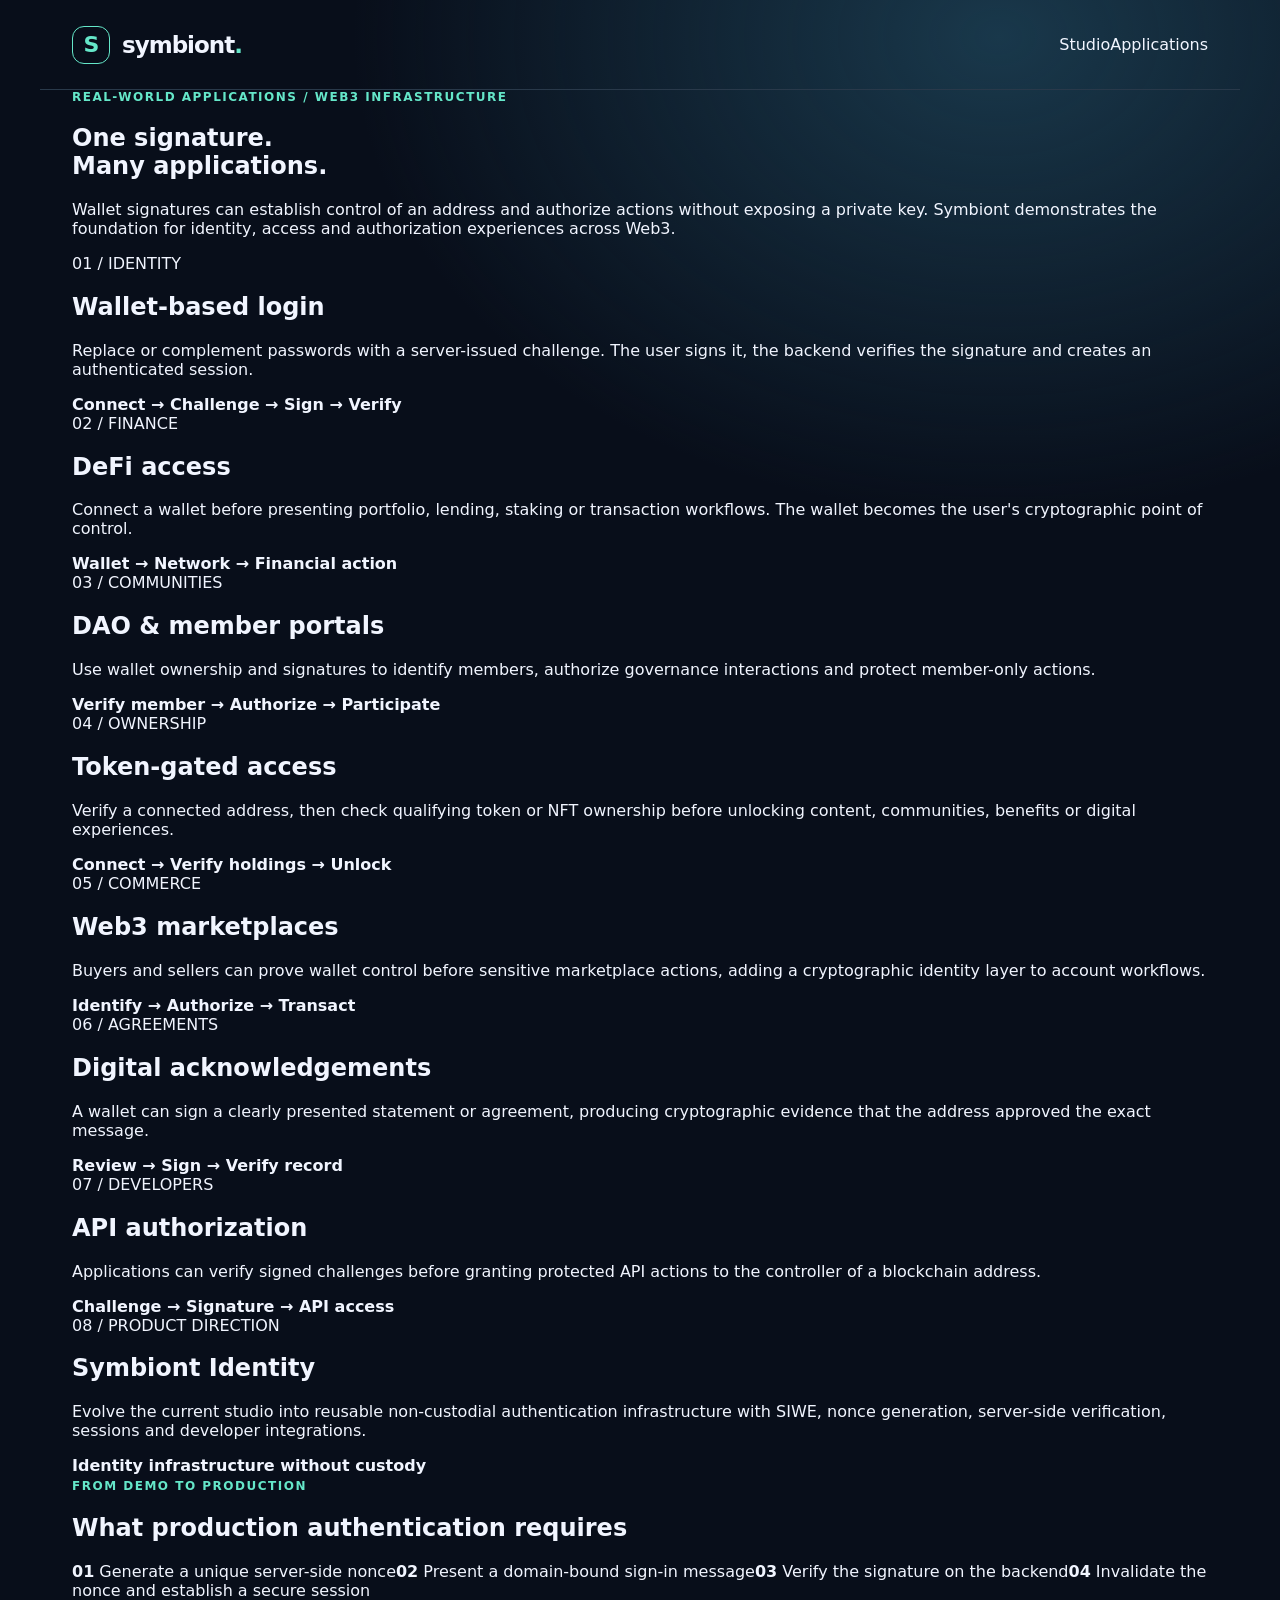
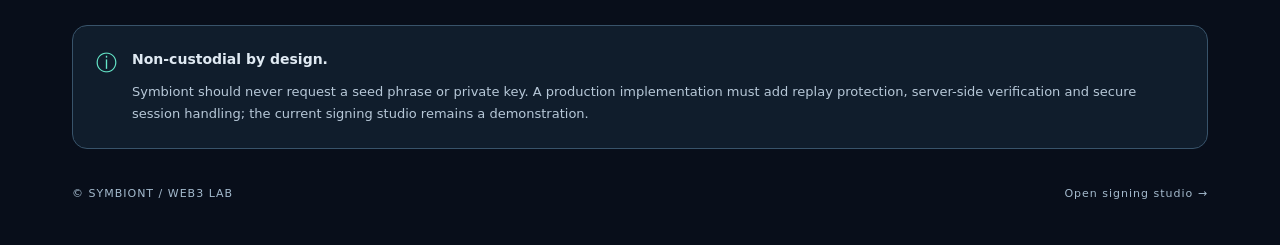
<file: applications.html>
<!doctype html>
<html lang="en">
<head>
<meta charset="UTF-8"/><meta name="viewport" content="width=device-width,initial-scale=1.0"/>
<meta name="theme-color" content="#080e1a"/>
<title>Technology Applications | Symbiont</title>
<meta name="description" content="Explore practical applications for wallet-based identity and cryptographic authorization with Symbiont."/>
<link rel="stylesheet" href="/src/index.css"/><link rel="stylesheet" href="/src/App.css"/>
</head>
<body><div id="root"><div class="site">
<header class="topbar shell"><a class="brand" href="/"><span class="brand-icon">S</span><span>symbiont<span class="brand-accent">.</span></span></a><nav class="desktop-nav"><a href="/">Studio</a><a class="active" href="/applications.html">Applications</a></nav></header>
<main class="shell applications-page">
<section class="applications-hero"><div class="eyebrow">REAL-WORLD APPLICATIONS / WEB3 INFRASTRUCTURE</div><h1>One signature.<br/><span>Many applications.</span></h1><p>Wallet signatures can establish control of an address and authorize actions without exposing a private key. Symbiont demonstrates the foundation for identity, access and authorization experiences across Web3.</p></section>
<section class="use-grid" aria-label="Technology applications">
<article class="use-card"><span>01 / IDENTITY</span><h2>Wallet-based login</h2><p>Replace or complement passwords with a server-issued challenge. The user signs it, the backend verifies the signature and creates an authenticated session.</p><strong>Connect → Challenge → Sign → Verify</strong></article>
<article class="use-card"><span>02 / FINANCE</span><h2>DeFi access</h2><p>Connect a wallet before presenting portfolio, lending, staking or transaction workflows. The wallet becomes the user's cryptographic point of control.</p><strong>Wallet → Network → Financial action</strong></article>
<article class="use-card"><span>03 / COMMUNITIES</span><h2>DAO & member portals</h2><p>Use wallet ownership and signatures to identify members, authorize governance interactions and protect member-only actions.</p><strong>Verify member → Authorize → Participate</strong></article>
<article class="use-card"><span>04 / OWNERSHIP</span><h2>Token-gated access</h2><p>Verify a connected address, then check qualifying token or NFT ownership before unlocking content, communities, benefits or digital experiences.</p><strong>Connect → Verify holdings → Unlock</strong></article>
<article class="use-card"><span>05 / COMMERCE</span><h2>Web3 marketplaces</h2><p>Buyers and sellers can prove wallet control before sensitive marketplace actions, adding a cryptographic identity layer to account workflows.</p><strong>Identify → Authorize → Transact</strong></article>
<article class="use-card"><span>06 / AGREEMENTS</span><h2>Digital acknowledgements</h2><p>A wallet can sign a clearly presented statement or agreement, producing cryptographic evidence that the address approved the exact message.</p><strong>Review → Sign → Verify record</strong></article>
<article class="use-card"><span>07 / DEVELOPERS</span><h2>API authorization</h2><p>Applications can verify signed challenges before granting protected API actions to the controller of a blockchain address.</p><strong>Challenge → Signature → API access</strong></article>
<article class="use-card featured"><span>08 / PRODUCT DIRECTION</span><h2>Symbiont Identity</h2><p>Evolve the current studio into reusable non-custodial authentication infrastructure with SIWE, nonce generation, server-side verification, sessions and developer integrations.</p><strong>Identity infrastructure without custody</strong></article>
</section>
<section class="production-path"><div><span class="step">FROM DEMO TO PRODUCTION</span><h2>What production authentication requires</h2></div><div class="path-steps"><span><b>01</b> Generate a unique server-side nonce</span><span><b>02</b> Present a domain-bound sign-in message</span><span><b>03</b> Verify the signature on the backend</span><span><b>04</b> Invalidate the nonce and establish a secure session</span></div></section>
<aside class="notice"><span class="notice-icon">ⓘ</span><div><strong>Non-custodial by design.</strong><p>Symbiont should never request a seed phrase or private key. A production implementation must add replay protection, server-side verification and secure session handling; the current signing studio remains a demonstration.</p></div></aside>
</main>
<footer class="shell"><span>© SYMBIONT / WEB3 LAB</span><a href="/">Open signing studio →</a></footer>
</div></div></body></html>
</file>
<file: src/index.css>
:root{font-family:Inter,ui-sans-serif,system-ui,-apple-system,BlinkMacSystemFont,"Segoe UI",sans-serif;color:#f1f5ff;background:#080e1a;font-synthesis:none;text-rendering:optimizeLegibility;-webkit-font-smoothing:antialiased}*{box-sizing:border-box}body{margin:0;min-width:320px}button{font:inherit;cursor:pointer}button:focus-visible,a:focus-visible{outline:3px solid #76e9cb;outline-offset:4px}button:disabled{cursor:not-allowed;opacity:.48}a{color:inherit;text-decoration:none}
</file>
<file: src/App.css>
:root{--canvas:#080e1a;--surface:#121e2e;--raised:#172638;--inset:#0a1421;--mint:#65e7c9;--mint-hover:#a0f2dd;--text:#f1f5ff;--muted:#a8b8c8;--border:#29394a;--focus:#76e9cb;--error:#ff9c9c;--success:#63e7c4}
#root{min-height:100vh}.site{min-height:100vh;background:radial-gradient(ellipse 70% 36% at 78% 2%,#19384b 0%,transparent 72%),var(--canvas)}.shell{max-width:1200px;margin:0 auto;padding-left:32px;padding-right:32px}.topbar{min-height:90px;display:flex;align-items:center;justify-content:space-between;gap:20px;border-bottom:1px solid var(--border)}.brand{font-size:23px;font-weight:800;letter-spacing:-1px;display:inline-flex;align-items:center;gap:12px}.brand-icon{display:grid;place-items:center;width:38px;height:38px;border:1px solid var(--mint);border-radius:12px;color:var(--mint);font-size:22px}.brand-accent{color:var(--mint)}.environment{border:1px solid #355063;border-radius:30px;padding:10px 14px;color:#c5d6e5;font-size:12px;white-space:nowrap}.environment .status-dot{background:var(--mint)}.hero{padding:76px 0 48px;max-width:790px}.eyebrow,.step,.muted-label{font-size:12px;letter-spacing:1.5px;font-weight:750;color:var(--mint)}.eyebrow span{color:#9ab0c1}.hero h1{font-size:clamp(44px,7vw,80px);line-height:1.07;letter-spacing:-2.8px;margin:22px 0}.hero h1 span{color:var(--mint)}.hero p{color:#bbcad9;font-size:18px;line-height:1.65;max-width:610px}.hero-pills{display:flex;gap:10px;flex-wrap:wrap;margin-top:26px}.hero-pills span{border:1px solid #3a5164;border-radius:30px;padding:9px 15px;color:#c4d4e2;font-size:12px}.journey{display:flex;align-items:center;gap:20px;flex-wrap:wrap;margin:0 0 26px;color:#b9cbd9;font-size:13px}.journey b{color:var(--mint);margin-right:7px}.dashboard{display:grid;grid-template-columns:repeat(2,minmax(0,1fr));gap:20px}.workspace{min-width:0;border:1px solid #33475b;background:linear-gradient(155deg,var(--surface),#0d1623);border-radius:20px;padding:30px;box-shadow:0 18px 55px #03091135}.section-heading{display:flex;justify-content:space-between;align-items:center;gap:10px}.section-heading h2{font-size:24px;letter-spacing:-.6px;margin:12px 0}.section-mark{color:var(--mint);font-size:25px}.section-description{color:#b4c4d3;font-size:14px;line-height:1.7;min-height:48px}.wallet-status,.message-preview{border:1px solid #354b5f;background:var(--inset);border-radius:14px;padding:22px;margin:23px 0}.wallet-status-top{display:flex;align-items:center;justify-content:space-between;gap:12px;flex-wrap:wrap}.status{font-size:12px;color:#e6c6a1}.status-dot{display:inline-block;width:7px;height:7px;border-radius:50%;background:#e6c6a1;margin-right:7px}.status.connected{color:var(--success)}.status.connected .status-dot{background:var(--success)}.status.warning{color:#ffd39a}.wallet-symbol{font-size:38px;color:var(--mint);margin:18px 0}.address{font-size:13px;color:#e1e9f3;overflow-wrap:anywhere;margin:12px 0 24px}.network-label{border-top:1px solid #34495c;padding-top:16px;font-size:12px;letter-spacing:.7px;color:#b6c9d9;display:flex;justify-content:space-between;gap:10px;flex-wrap:wrap}.network-label strong{color:#e3f0f9;letter-spacing:0}.button-row{display:flex;gap:10px;flex-wrap:wrap}.button-primary,.button-secondary{border-radius:12px;min-height:48px;padding:13px 18px;font-size:14px;font-weight:750;border:1px solid transparent}.button-primary{background:var(--mint);color:#062321;display:flex;align-items:center;justify-content:space-between;gap:20px}.button-primary:hover:not(:disabled){background:var(--mint-hover)}.button-secondary{border-color:#52687a;color:#edf5fa;background:transparent}.button-secondary:hover{background:#203043}.message-preview{min-height:164px}.message-preview>div{font-size:24px;font-weight:700;margin:20px 0}.preview-hint,.helper{font-size:13px;color:#b1c6d7;line-height:1.6}.sign-button{width:100%}.error,.inline-alert{color:var(--error);font-size:13px;line-height:1.6;overflow-wrap:anywhere}.signature-result{border:1px solid #427361;border-radius:12px;margin-top:17px;padding:17px;background:#10271f}.signature-result code{display:block;overflow-wrap:anywhere;color:#d4f6e9;font-size:12px;margin:13px 0}.copy-button{background:transparent;color:var(--mint);border:1px solid #4b8979;border-radius:9px;padding:10px 14px}.notice{display:flex;gap:15px;border:1px solid #38536a;background:#101d2c;border-radius:15px;padding:23px;margin-top:25px;color:#e0eaf3}.notice-icon{font-size:21px;color:var(--mint)}.notice strong{font-size:14px}.notice p{font-size:13px;color:#b7c8d8;line-height:1.7;margin-bottom:0}footer{padding-top:38px;padding-bottom:45px;display:flex;justify-content:space-between;gap:12px;font-size:11px;letter-spacing:1px;color:#a4bacd}@media(max-width:760px){.shell{padding-left:18px;padding-right:18px}.topbar{min-height:76px}.brand{font-size:20px}.environment{font-size:11px;padding:8px}.hero{padding:52px 0 34px}.hero h1{letter-spacing:-1.6px}.hero p{font-size:16px}.dashboard{grid-template-columns:1fr}.workspace{padding:22px}.section-description{min-height:0}.journey{gap:10px}.journey>span:nth-child(even){display:none}.journey>span:nth-child(odd){width:100%}.button-row>button{flex:1;justify-content:center}footer{flex-direction:column;line-height:1.8}}@media(max-width:360px){.environment{white-space:normal;max-width:110px}.workspace{padding:16px}.wallet-status,.message-preview{padding:16px}}@media(prefers-reduced-motion:no-preference){.button-primary,.button-secondary,.copy-button{transition:background .2s ease,transform .2s ease}.button-primary:hover:not(:disabled),.button-secondary:hover,.copy-button:hover{transform:translateY(-1px)}}

.wallet-dashboard{border:1px solid #33475b;background:linear-gradient(145deg,#101d2c,#0b1522);border-radius:20px;padding:28px;margin-bottom:28px}.dashboard-title{display:flex;justify-content:space-between;align-items:flex-start;gap:20px}.dashboard-title h2{margin:10px 0 20px;font-size:28px}.metric-grid{display:grid;grid-template-columns:repeat(3,minmax(0,1fr));gap:12px}.metric-card{background:#0a1421;border:1px solid #30465a;border-radius:14px;padding:18px;display:flex;flex-direction:column;gap:10px;min-width:0}.metric-card strong{font-size:20px;overflow-wrap:anywhere}.metric-card small{color:#9eb2c3}.metric-card button{align-self:flex-start;border:0;background:transparent;color:var(--mint);padding:0;font-size:12px}.metric-card button:disabled{opacity:.45}.capability-strip{display:grid;grid-template-columns:repeat(4,1fr);gap:1px;margin-top:16px;background:#29394a;border:1px solid #29394a;border-radius:13px;overflow:hidden}.capability-strip>div{background:#101d2c;padding:15px;display:grid;gap:5px}.capability-strip span{color:var(--mint);font-size:11px}.capability-strip strong{font-size:13px}.capability-strip small{color:#9eb2c3;font-size:11px;line-height:1.4}@media(max-width:760px){.wallet-dashboard{padding:20px}.dashboard-title h2{font-size:23px}.metric-grid{grid-template-columns:1fr}.capability-strip{grid-template-columns:repeat(2,1fr)}}
.auth-panel{border-top:1px solid #30465a;margin-top:22px;padding-top:22px}.auth-state{display:grid;gap:8px;margin-bottom:16px}.auth-state strong{font-size:18px}.auth-state small,.auth-note{color:#9eb2c3;font-size:12px;line-height:1.6}.auth-note{margin:14px 0 0}
</file>
